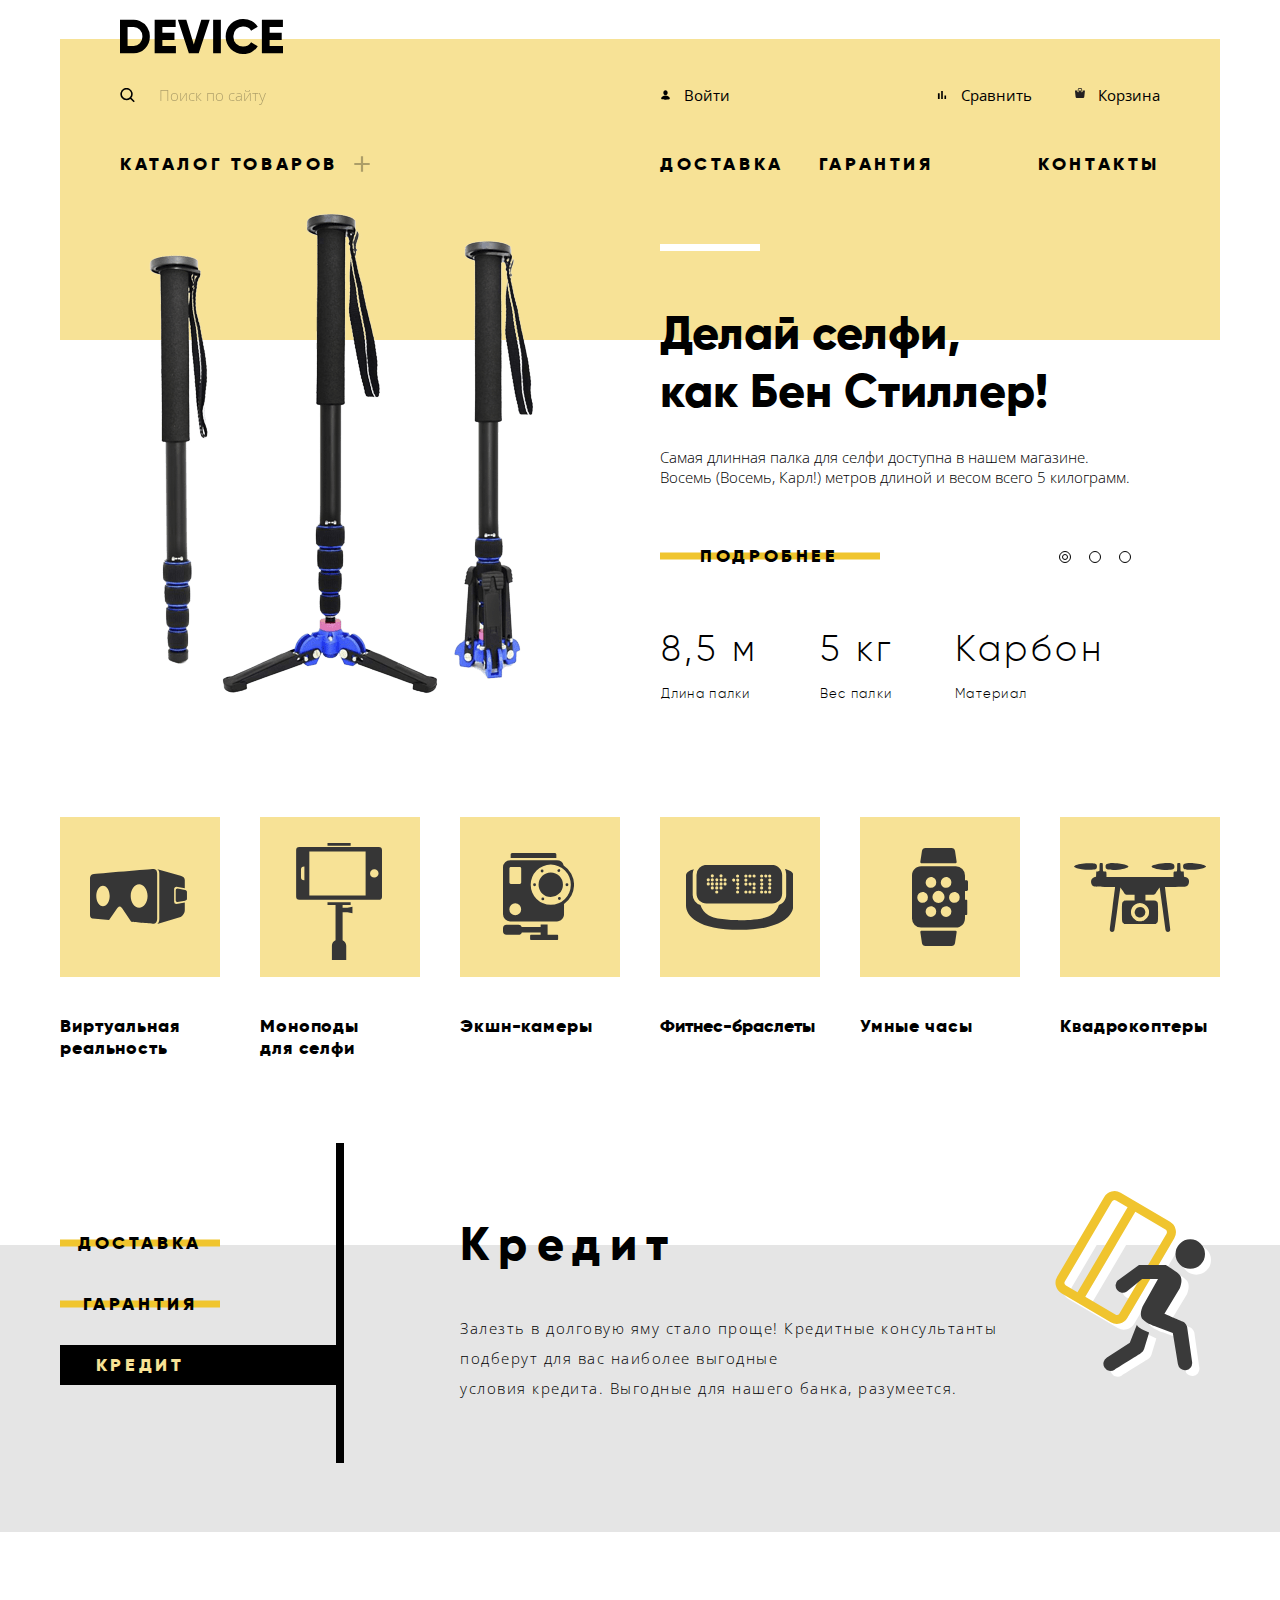
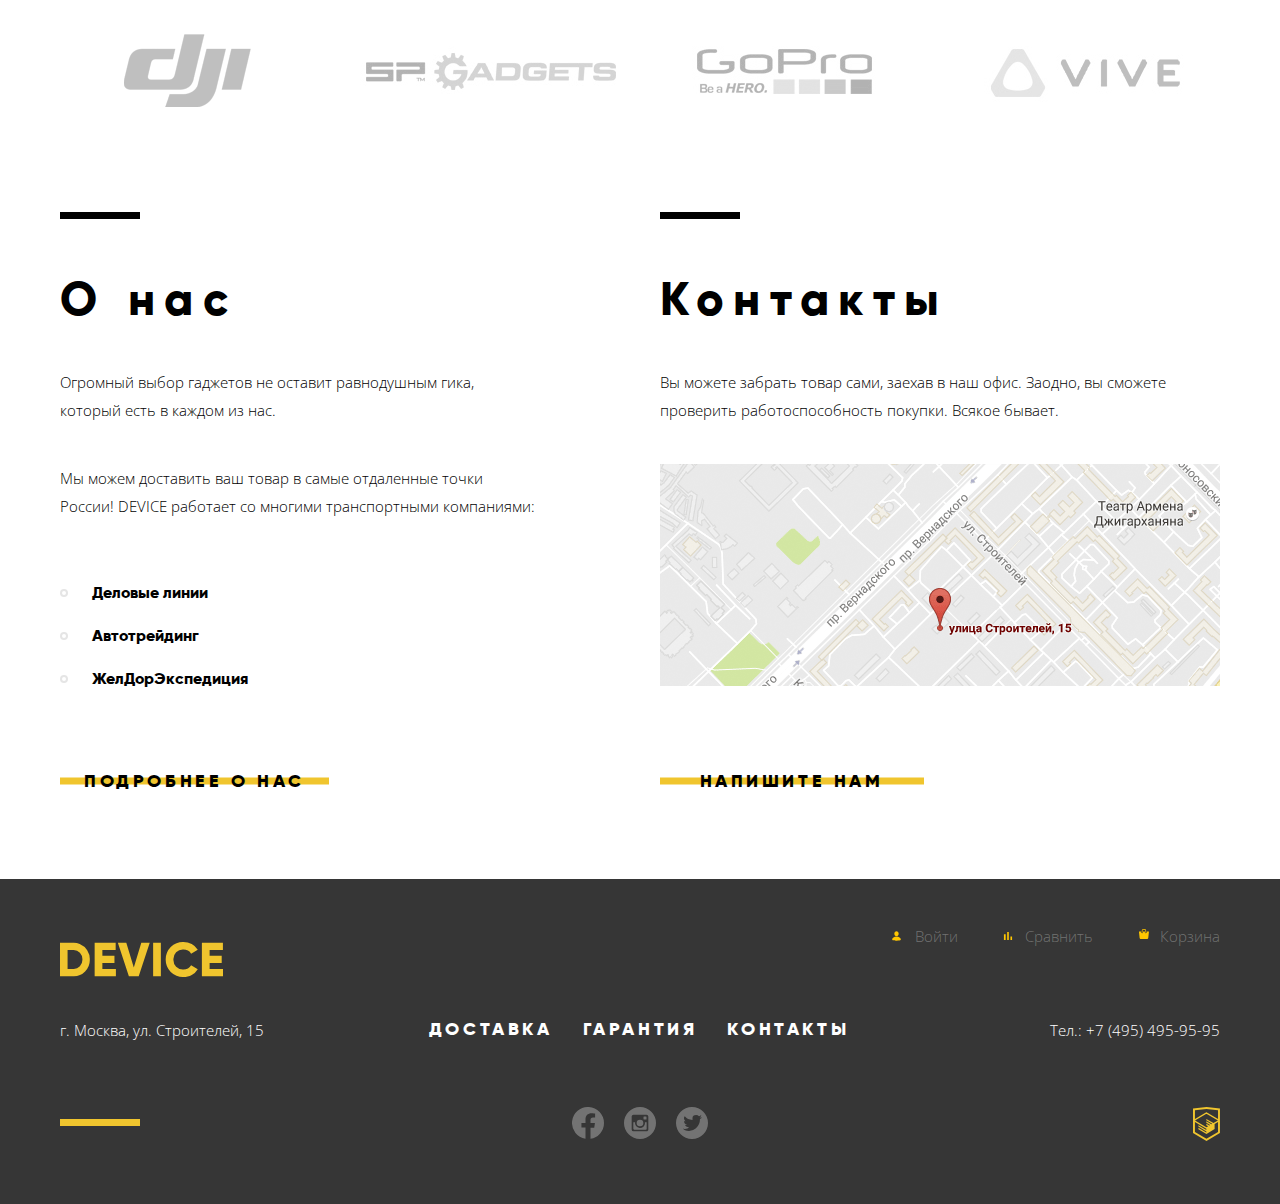
<file: index.html>
<!DOCTYPE html>
<html lang="ru">
  <head>
    <meta charset="utf-8">
    <title>HTML Academy: Девайс</title>
    <link href="https://fonts.googleapis.com/css2?family=Open+Sans:wght@300&display=swap" rel="stylesheet">
    <link rel="stylesheet" href="css/normalize.min.css">
    <link rel="stylesheet" href="css/style.min.css">
  </head>
  <body class="page-body">
    <header class="main-header">
      <div class="container">
        <nav class="main-nav">
          <a class="site-logo-link main-header-logo">
            <img src="img/main-header-logo.svg" width="163" height="35" alt="Логотип магазина гаджетов Device">
          </a>
          <div class="search-form-wrapper">
            <form class="search-form" action="https://echo.htmlacademy.ru" method="get" target="_blank">
              <label class="visually-hidden" for="site-search">Поиск по сайту</label>
              <input class="search-form-input" type="search" name="site-search" id="site-search" placeholder="Поиск по сайту" required>
              <button class="search-form-button" type="submit">Найти</button>
            </form>
          </div>
          <ul class="user-nav-list">
            <li class="user-nav-item">
              <a class="user-nav-link login-link" href="">Войти</a>
            </li>
            <li class="user-nav-item">
              <a class="user-nav-link compare-link" href="">Сравнить</a>
            </li>
            <li class="user-nav-item">
              <a class="user-nav-link basket-link" href="">Корзина</a>
            </li>
          </ul>
          <div class="site-nav">
            <div class="catalog-menu-wrapper">
              <a class="catalog-togle site-nav-caption" href="">Каталог товаров</a>
              <div class="catalog-menu">
                <ul class="catalog-list">
                  <li class="catalog-item">
                    <a class="catalog-link" href="">Виртуальная реальность</a>
                  </li>
                  <li class="catalog-item">
                    <a class="catalog-link" href="catalog.html">Моноподы для селфи</a>
                  </li>
                  <li class="catalog-item">
                    <a class="catalog-link" href="">Экшн-камеры</a>
                  </li>
                </ul>
                <ul class="catalog-list">
                  <li class="catalog-item">
                    <a class="catalog-link" href="">Фитнес-браслеты</a>
                  </li>
                  <li class="catalog-item">
                    <a class="catalog-link" href="">Умные часы</a>
                  </li>
                </ul>
                <ul class="catalog-list">
                  <li class="catalog-menu-item">
                    <a class="catalog-link" href="">Квадрокоптер</a>
                  </li>
                </ul>
              </div>
            </div>
            <ul class="site-nav-list">
              <li class="site-nav-item">
                <a class="site-nav-link site-nav-caption" href="">Доставка</a>
              </li>
              <li class="site-nav-item">
                <a class="site-nav-link site-nav-caption" href="">Гарантия</a>
              </li>
              <li class="site-nav-item">
                <a class="site-nav-link site-nav-caption" href="">Контакты</a>
              </li>
            </ul>
          </div>
        </nav>
      </div>
    </header>
    <main>
      <h1 class="visually-hidden">Интернет-магазин гаджетов Device</h1>
      <section class="promo-section container">
        <h2 class="visually-hidden">Наши главные товары</h2>
        <ul class="promo-list">
          <li class="promo-list-item current-promo-item">
            <div class="promo-item-photo-container">
              <img class="promo-item-photo" src="img/slider-1.png" width="384" height="486" alt="Фотография селфи-палки">
            </div>
            <div class="promo-item-description">
              <h3 class="visually-hidden">Селфи-палка</h3>
              <span class="promo-item-number">01</span>
              <p class="promo-title">Делай селфи,<br> как Бен Стиллер!</p>
              <p class="promo-text">Самая длинная палка для селфи доступна в нашем магазине. Восемь (Восемь, Карл!) метров длиной и весом всего 5 килограмм.</p>
              <div class="promo-controls">
                <a class="button promo-button" href="">Подробнее</a>
              </div>
              <table class="promo-table">
                <tr>
                  <td class="promo-table-item">8,5 м</td>
                  <td class="promo-table-item">5 кг</td>
                  <td class="promo-table-item">Карбон</td>
                </tr>
                <tr class="promo-table-bottom">
                  <td class="promo-table-item">Длина палки</td>
                  <td class="promo-table-item">Вес палки</td>
                  <td class="promo-table-item">Материал</td>
                </tr>
              </table>
            </div>
          </li>
          <li class="promo-list-item">
            <div class="promo-item-photo-container">
              <img class="promo-item-photo" src="img/slider-2.png" width="345" height="485" alt="Фотография фитнес-браслета">
            </div>
            <div class="promo-item-description">
              <h3 class="visually-hidden">Фитнес-браслет</h3>
              <span class="promo-item-number">02</span>
              <p class="promo-title">Худеем<br> правильно!</p>
              <p class="promo-text">Мотивирующие фитнес-браслеты помогут найти в себе силы не пропускать занятия и соблюдать диету.</p>
              <div class="promo-controls">
                <a class="button promo-button" href="">Подробнее</a>
              </div>
              <table class="promo-table">
                <tr>
                  <td class="promo-table-item">48 часов</td>
                </tr>
                <tr class="promo-table-bottom">
                  <td class="promo-table-item">Без подзарядки</td>
                </tr>
              </table>
            </div>
          </li>
          <li class="promo-list-item">
            <div class="promo-item-photo-container">
              <img class="promo-item-photo" src="img/slider-3.png" width="526" height="334" alt="Фотография квадрокоптера">
            </div>
            <div class="promo-item-description">
              <h3 class="visually-hidden">Квадрокоптер</h3>
              <span class="promo-item-number">03</span>
              <p class="promo-title">Порхает как бабочка, жалит как пчела!</p>
              <p class="promo-text">Этот обычный, на первый взгляд, квадрокоптер оснащен мощным лазером, замаскированным под стандартную камеру.</p>
              <div class="promo-controls">
                <a class="button promo-button" href="">Подробнее</a>
              </div>
              <table class="promo-table">
                <tr>
                  <td class="promo-table-item">800 м</td>
                  <td class="promo-table-item">50 м</td>
                </tr>
                <tr class="promo-table-bottom">
                  <td class="promo-table-item">Дальность полета</td>
                  <td class="promo-table-item">Радиус поражения</td>
                </tr>
              </table>
            </div>
          </li>
        </ul>
        <div class="promo-slider-buttons">
          <button class="promo-slider-button current-slider-button" type="button" aria-label="Первый слайд">Первый слайд</button>
          <button class="promo-slider-button" type="button" aria-label="Второй слайд">Второй слайд</button>
          <button class="promo-slider-button" type="button" aria-label="Третий слайд">Третий слайд</button>
        </div>
      </section>
      <section class="popular-section container">
        <h2 class="visually-hidden">Ссылки на популярные разделы каталога</h2>
        <ul class="popular-section-list">
          <li class="popular-section-item">
            <a class="popular-section-link vr-link" href="">
              <span class="popular-section-link-text">Виртуальная реальность</span>
            </a>
          </li>
          <li class="popular-section-item">
            <a class="popular-section-link monopod-link" href="catalog.html">
              <span class="popular-section-link-text">Моноподы для&nbsp;селфи</span>
            </a>
          </li>
          <li class="popular-section-item">
            <a class="popular-section-link action-link" href="">
              <span class="popular-section-link-text">Экшн-камеры</span>
            </a>
          </li>
          <li class="popular-section-item">
            <a class="popular-section-link fitness-link" href="">
              <span class="popular-section-link-text">Фитнес-браслеты</span>
            </a>
          </li>
          <li class="popular-section-item">
            <a class="popular-section-link watch-link" href="">
              <span class="popular-section-link-text">Умные часы</span>
            </a>
          </li>
          <li class="popular-section-item">
            <a class="popular-section-link quadcopter-link" href="">
              <span class="popular-section-link-text">Квадрокоптеры</span>
            </a>
          </li>
        </ul>
      </section>
      <section class="services-section">
        <div class="container">
          <h2 class="visually-hidden">Дополнительные услуги</h2>
          <div class="services-slider-wrapper">
            <ul class="services-controls">
              <li class="services-controls-item">
                <a class="button services-button" href="">Доставка</a>
              </li>
              <li class="services-controls-item">
                <a class="button services-button" href="">Гарантия</a>
              </li>
              <li class="services-controls-item">
                <a class="button services-button current-services-button" href="">Кредит</a>
              </li>
            </ul>
            <ul class="services-cards-list">
              <li class="services-cards-item service-delivery">
                <h3 class="services-card-title">Доставка</h3>
                <p class="services-card-text">Мы с удовольствием доставим ваш товар прямо к вашему подъезду совершенно бесплатно! Ведь мы неплохо заработаем, поднимая его на ваш этаж.</p>
              </li>
              <li class="services-cards-item service-warranty">
                <h3 class="services-card-title">Гарантия</h3>
                <p class="services-card-text">Если из-за возгорания купленного у нас товара у вас сгорит дом — не переживайте, мы выдадим вам новый.<br> Товар, не дом, конечно же.</p>
              </li>
              <li class="services-cards-item service-credit current-services-cards-item">
                <h3 class="services-card-title">Кредит</h3>
                <p class="services-card-text">Залезть в долговую яму стало проще! Кредитные консультанты подберут для вас наиболее выгодные<br> условия кредита. Выгодные для нашего банка, разумеется.</p>
              </li>
            </ul>
          </div>
        </div>
      </section>
      <section class="logos-section">
        <h2 class="visually-hidden">Производители наших товаров</h2>
        <ul class="logos-list">
          <li class="logos-list-item">
            <a class="logos-list-link" href="">
              <img class="logo-pic" src="img/dji-logo.png" width="260" height="100" alt="Логотип DJI">
            </a>
          </li>
          <li class="logos-list-item">
            <a class="logos-list-link" href="">
              <img class="logo-pic" src="img/spg-logo.png" width="260" height="100" alt="Логотип SP Gadgets">
            </a>
          </li>
          <li class="logos-list-item">
            <a class="logos-list-link" href="">
              <img class="logo-pic" src="img/gopro-logo.png" width="260" height="100" alt="Логотип GoPro">
            </a>
          </li>
          <li class="logos-list-item">
            <a class="logos-list-link" href="">
              <img class="logo-pic" src="img/vive-logo.png" width="260" height="100" alt="Логотип Vive">
            </a>
          </li>
        </ul>
      </section>
      <section class="common-section container">
        <div class="common-section-column about-us">
          <h2 class="common-section-title">О нас</h2>
          <p class="common-section-text">Огромный выбор гаджетов не оставит равнодушным гика, который есть в каждом из нас.</p>
          <p class="common-section-text">Мы можем доставить ваш товар в самые отдаленные точки России! DEVICE работает со многими транспортными компаниями:</p>
          <ul class="delivery-list">
            <li class="delivery-list-item">Деловые линии</li>
            <li class="delivery-list-item">Автотрейдинг</li>
            <li class="delivery-list-item">ЖелДорЭкспедиция</li>
          </ul>
          <a class="button common-section-button" href="">Подробнее о нас</a>
        </div>
        <div class="common-section-column contacts">
          <h2 class="common-section-title">Контакты</h2>
          <p class="common-section-text">Вы можете забрать товар сами, заехав в наш офис. Заодно, вы сможете проверить работоспособность покупки. Всякое бывает.</p>
          <a class="common-section-link map-show-button" href="">
            <img src="img/map-mini.png" width="560" height="222" alt="Схема проезда">
          </a>
          <a class="button common-section-button write-us-button" href="">Напишите нам</a>
        </div>
      </section>
    </main>
    <footer class="page-footer">
      <div class="container">
        <div class="footer-top">
          <a class="site-logo-link footer-logo">
            <img src="img/footer-logo.svg" width="163" height="35" alt="Логотип магазина гаджетов Device">
          </a>
          <ul class="user-nav-list">
            <li class="user-nav-item">
              <a class="user-nav-link login-link" href="">Войти</a>
            </li>
            <li class="user-nav-item">
              <a class="user-nav-link compare-link" href="">Сравнить</a>
            </li>
            <li class="user-nav-item">
              <a class="user-nav-link basket-link" href="">Корзина</a>
            </li>
          </ul>
        </div>
        <div class="footer-center">
          <p class="footer-address footer-text">г. Москва, ул. Строителей, 15</p>
          <ul class="site-nav-list">
            <li class="site-nav-item">
              <a class="site-nav-link site-nav-caption" href="">Доставка</a>
            </li>
            <li class="site-nav-item">
              <a class="site-nav-link site-nav-caption" href="">Гарантия</a>
            </li>
            <li class="site-nav-item">
              <a class="site-nav-link site-nav-caption" href="">Контакты</a>
            </li>
          </ul>
          <a class="footer-contacts footer-text" href="tel:+74954959595">Тел.: +7 (495) 495-95-95</a>
        </div>
        <div class="footer-bottom">
          <ul class="footer-social-list">
            <li class="footer-social-item">
              <a class="social-link" href="">
                <span class="visually-hidden">Ссылка на аккаунт в Facebook</span>
                <img src="img/facebook-icon.svg" width="32" height="32" alt="Логотип Facebook">
              </a>
            </li>
            <li class="footer-social-item">
              <a class="social-link" href="">
                <span class="visually-hidden">Ссылка на аккаунт в Instagram</span>
                <img src="img/instagram-icon.svg" width="32" height="32" alt="Логотип Instagram">
              </a>
            </li>
            <li class="footer-social-item">
              <a class="social-link" href="">
                <span class="visually-hidden">Ссылка на аккаунт в Twitter</span>
                <img src="img/twitter-icon.svg" width="32" height="32" alt="Логотип Twitter">
              </a>
            </li>
          </ul>
          <div class="footer-copyright">
            <a class="footer-copyright-link" href="https://htmlacademy.ru/intensive/htmlcss">
              <span class="visually-hidden">Ссылка на интенсив HTML Academy</span>
              <img src="img/html-logo.svg" width="27" height="34" alt="Логотип HTML Academy">
            </a>
          </div>
        </div>
      </div>
    </footer>
    <div class="modal-map">
      <button class="modal-close" type="button" aria-label="Закрыть карту"></button>
      <iframe src="https://www.google.com/maps/embed?pb=!1m18!1m12!1m3!1d2249.1125488780085!2d37.527429315392446!3d55.68703098053581!2m3!1f0!2f0!3f0!3m2!1i1024!2i768!4f13.1!3m3!1m2!1s0x46b54cf65f5c8955%3A0x694710ccd55501e!2z0YPQuy4g0KHRgtGA0L7QuNGC0LXQu9C10LksIDE1LCDQnNC-0YHQutCy0LAsIDExOTMxMQ!5e0!3m2!1sru!2sru!4v1603579235037!5m2!1sru!2sru" width="960" height="500" allowfullscreen="" aria-hidden="false" tabindex="0"></iframe>
    </div>
    <div class="modal-write-us">
      <button class="modal-close" type="button" aria-label="Закрыть форму обратной связи"></button>
      <form class="modal-form" action="https://echo.htmlacademy.ru/" method="post" target="_blank">
        <label class="modal-label modal-input-label" for="user-name">
          Ваше имя:
          <input class="modal-input modal-input-name" type="text" name="user-name" id="user-name" placeholder="Имя Фамилия">
        </label>
        <label class="modal-label modal-input-label" for="user-mail">
          Ваш e-mail:
          <input class="modal-input modal-input-email" type="email" name="user-mail" id="user-mail" placeholder="email@example.com">
        </label>
        <label class="modal-label modal-textarea-label user-message-label" for="user-message">
          Текст письма:
          <textarea class="modal-textarea modal-textarea-message" name="user-message" id="user-message" placeholder="В свободной форме"></textarea>
        </label>
        <button class="button modal-form-button" type="submit">Отправить</button>
      </form>
    </div>
    <script src="js/script.min.js"></script>
  </body>
</html>
</file>
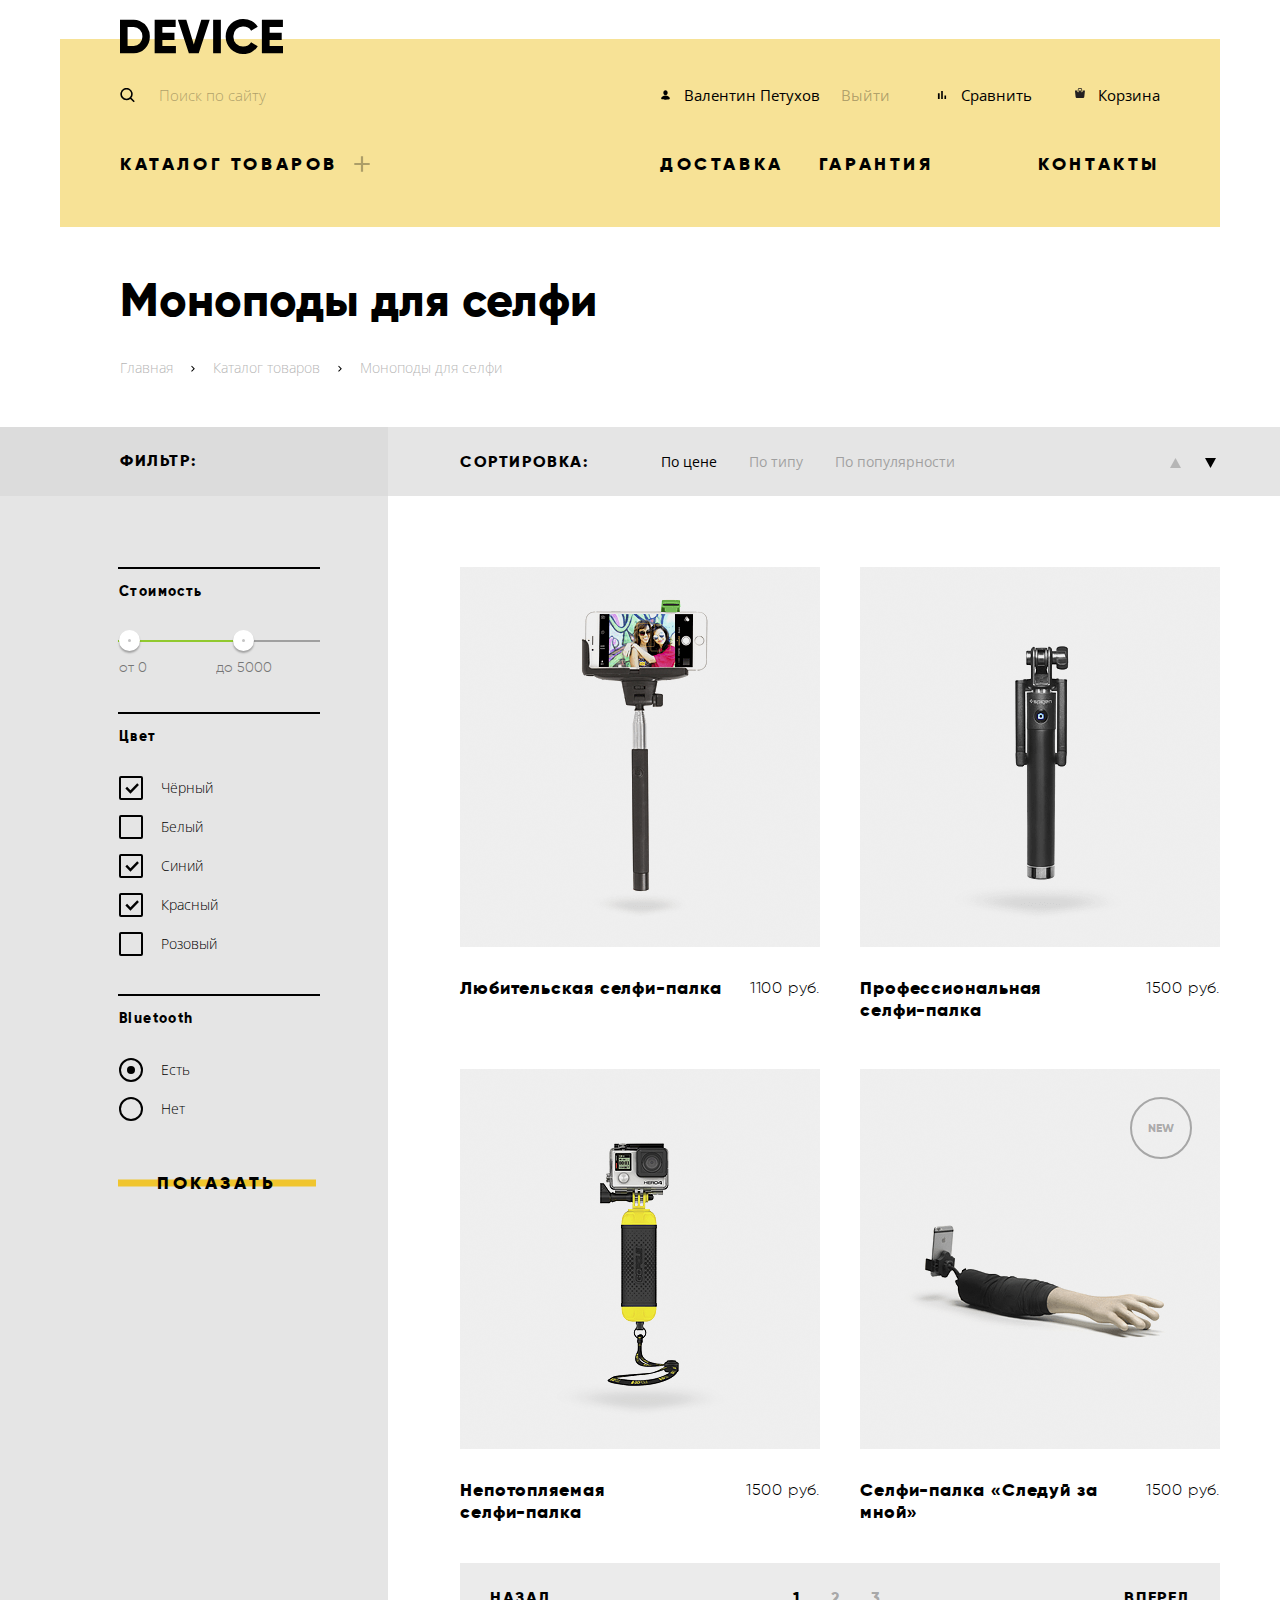
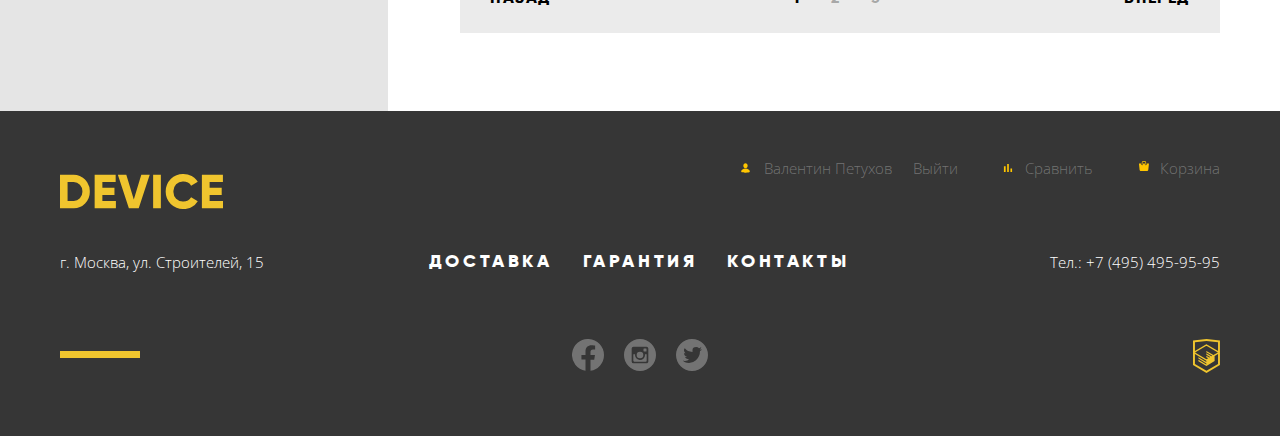
<file: catalog.html>
<!DOCTYPE html>
<html lang="ru">
  <head>
    <meta charset="utf-8">
    <title>HTML Academy: Девайс</title>
    <link href="https://fonts.googleapis.com/css2?family=Open+Sans:wght@300&display=swap" rel="stylesheet">
    <link rel="stylesheet" href="css/normalize.min.css">
    <link rel="stylesheet" href="css/style.min.css">
  </head>
  <body class="page-body">
    <header class="main-header">
      <div class="container">
        <nav class="main-nav">
          <a class="site-logo-link main-header-logo" href="index.html">
            <img src="img/main-header-logo.svg" width="163" height="35" alt="Логотип магазина гаджетов Device">
          </a>
          <div class="search-form-wrapper">
            <form class="search-form" action="https://echo.htmlacademy.ru" method="get" target="_blank">
              <label class="visually-hidden" for="site-search">Поиск по сайту</label>
              <input class="search-form-input" type="search" name="site-search" id="site-search" placeholder="Поиск по сайту" required>
              <button class="search-form-button" type="submit">Найти</button>
            </form>
          </div>
          <ul class="user-nav-list">
            <li class="user-nav-item">
              <a class="user-nav-link login-link logged" href="">Валентин&nbsp;Петухов</a>
              <a class="user-nav-link logout-link" href="">Выйти</a>
            </li>
            <li class="user-nav-item">
              <a class="user-nav-link compare-link" href="">Сравнить</a>
            </li>
            <li class="user-nav-item">
              <a class="user-nav-link basket-link" href="">Корзина</a>
            </li>
          </ul>
          <div class="site-nav">
            <div class="catalog-menu-wrapper">
              <a class="catalog-togle site-nav-caption" href="">Каталог товаров</a>
              <div class="catalog-menu">
                <ul class="catalog-list">
                  <li class="catalog-item">
                    <a class="catalog-link" href="">Виртуальная реальность</a>
                  </li>
                  <li class="catalog-item">
                    <a class="catalog-link" href="catalog.html">Моноподы для селфи</a>
                  </li>
                  <li class="catalog-item">
                    <a class="catalog-link" href="">Экшн-камеры</a>
                  </li>
                </ul>
                <ul class="catalog-list">
                  <li class="catalog-item">
                    <a class="catalog-link" href="">Фитнес-браслеты</a>
                  </li>
                  <li class="catalog-item">
                    <a class="catalog-link" href="">Умные часы</a>
                  </li>
                </ul>
                <ul class="catalog-list">
                  <li class="catalog-menu-item">
                    <a class="catalog-link" href="">Квадрокоптер</a>
                  </li>
                </ul>
              </div>
            </div>
            <ul class="site-nav-list">
              <li class="site-nav-item">
                <a class="site-nav-link site-nav-caption" href="">Доставка</a>
              </li>
              <li class="site-nav-item">
                <a class="site-nav-link site-nav-caption" href="">Гарантия</a>
              </li>
              <li class="site-nav-item">
                <a class="site-nav-link site-nav-caption" href="">Контакты</a>
              </li>
            </ul>
          </div>
        </nav>
      </div>
    </header>
    <main class="inner-page-main">
      <div class="container">
        <section class="inner-page-nav">
          <h1 class="inner-page-caption ">Моноподы для селфи</h1>
          <ul class="inner-page-nav-list">
            <li class="inner-page-nav-item">
              <a class="inner-page-nav-link" href="index.html">Главная</a>
            </li>
            <li class="inner-page-nav-item">
              <a class="inner-page-nav-link" href="">Каталог товаров</a>
            </li>
            <li class="inner-page-nav-item">
              <a class="inner-page-nav-link" href="">Моноподы для селфи</a>
            </li>
          </ul>
        </section>
      </div>
      <section class="catalog-section">
        <h2 class="visually-hidden">Каталог магазина с фильтром поиска и сортировкой товаров</h2>
        <div class="catalog-header">
          <div class="container">
            <div class="catalog-filter-caption">
              Фильтр:
            </div>
            <div class="catalog-sort">
              <span class="sort-types-title">Сортировка:</span>
              <div class="sort-types">
                <a class="sort-type current-sort-type" href="">По цене</a>
                <a class="sort-type" href="">По типу</a>
                <a class="sort-type" href="">По популярности</a>
              </div>
              <div class="sort-direction">
                <a class="direction-item regular-direction" href="">
                  <span class="visually-hidden">По возрастанию</span>
                  <svg aria-hidden="true" focusable="false" width="11" height="10" viewBox="0 0 11 10" fill="none" xmlns="http://www.w3.org/2000/svg">
                    <path d="M0 10H11L5.5 0L0 10Z" fill="black"/>
                  </svg>
                </a>
                <a class="direction-item reverse-direction current-direction" href="">
                  <span class="visually-hidden">По убыванию</span>
                  <svg aria-hidden="true" focusable="false" width="11" height="10" viewBox="0 0 11 10" fill="none" xmlns="http://www.w3.org/2000/svg">
                    <path d="M11 0L0 0L5.5 10L11 0Z" fill="black"/>
                  </svg>
                </a>
              </div>
            </div>
          </div>
        </div>
        <div class="catalog-main">
          <div class="container">
            <div class="catalog-filter">
              <h2 class="visually-hidden">Фильтр поиска товаров</h2>
              <form class="catalog-filter-form" action="https://echo.htmlacademy.ru" method="get" target="_blank">
                <fieldset class="filter-form-fieldset">
                  <legend class="fieldset-legend">Стоимость</legend>
                  <div class="range-filter">
                    <div class="range-controls">
                      <div class="scale">
                        <div class="bar"></div>
                      </div>
                      <div class="toggle toggle-min" aria-label="Выбор минимальной цены поиска"></div>
                      <div class="toggle toggle-max" aria-label="Выбор максимальной цены поиска"></div>
                    </div>
                    <div class="price-controls">
                      <label class="visually-hidden" for="min-price">Минимальная цена поиска</label>
                      <input class="min-price" type="text" name="min-price" id="min-price" placeholder="от 0" required>
                      <label class="visually-hidden" for="max-price">Максимальная цена поиска</label>
                      <input class="max-price" type="text" name="max-price" id="max-price" placeholder="до 5000" required>
                    </div>
                  </div>
                </fieldset>
                <fieldset class="filter-form-fieldset">
                  <legend class="fieldset-legend">Цвет</legend>
                  <ul class="fieldset-list">
                    <li class="filter-list-item">
                      <input class="visually-hidden filter-input-checkbox filter-input" type="checkbox" name="black" id="filter-black" checked>
                      <label class="filter-input-label filter-checkbox-label" for="filter-black">Чёрный</label>
                    </li>
                    <li class="filter-list-item">
                      <input class="visually-hidden filter-input-checkbox filter-input" type="checkbox" name="white" id="filter-white">
                      <label class="filter-input-label filter-checkbox-label" for="filter-white">Белый</label>
                    </li>
                    <li class="filter-list-item">
                      <input class="visually-hidden filter-input-checkbox filter-input" type="checkbox" name="blue" id="filter-blue" checked>
                      <label class="filter-input-label filter-checkbox-label" for="filter-blue">Синий</label>
                    </li>
                    <li class="filter-list-item">
                      <input class="visually-hidden filter-input-checkbox filter-input" type="checkbox" name="red" id="filter-red" checked>
                      <label class="filter-input-label filter-checkbox-label" for="filter-red">Красный</label>
                    </li>
                    <li class="filter-list-item">
                      <input class="visually-hidden filter-input-checkbox filter-input" type="checkbox" name="pink" id="filter-pink">
                      <label class="filter-input-label filter-checkbox-label" for="filter-pink">Розовый</label>
                    </li>
                  </ul>
                </fieldset>
                <fieldset class="filter-form-fieldset">
                  <legend class="fieldset-legend">Bluetooth</legend>
                  <ul class="fieldset-list">
                    <li class="filter-list-item filter-radio">
                      <input class="visually-hidden filter-input-radio filter-input" type="radio" name="isBluetooth" id="bluetoothTrue" checked>
                      <label class="filter-input-label filter-radio-label" for="bluetoothTrue">Есть</label>
                    </li>
                    <li class="filter-list-item filter-radio">
                      <input class="visually-hidden filter-input-radio filter-input" type="radio" name="isBluetooth" id="bluetoothFalse">
                      <label class="filter-input-label filter-radio-label" for="bluetoothFalse">Нет</label>
                    </li>
                  </ul>
                </fieldset>
                <button class="button filter-form-button" type="submit">Показать</button>
              </form>
            </div>
            <div class="catalog-cards">
              <ul class="catalog-cards-list">
                <li class="catalog-cards-item">
                  <div class="item-top">
                    <img class="item-image" src="img/catalog-item-1.png" width="360" height="380" alt="Любительская селфи-палка">
                    <div class="item-top-hover">
                      <a class="button" href="">В корзину</a>
                      <a class="compare-button" href="">Добавить к сравнению</a>
                    </div>
                  </div>
                  <div class="item-bottom">
                    <a class="catalog-item-link" href="">Любительская селфи-палка</a>
                    <span class="catalog-item-price">1100 руб.</span>
                  </div>
                </li>
                <li class="catalog-cards-item">
                  <div class="item-top">
                    <img class="item-image" src="img/catalog-item-2.png" width="360" height="380" alt="Профессиональная селфи-палка">
                    <div class="item-top-hover">
                      <a class="button" href="">В корзину</a>
                      <a class="compare-button" href="">Добавить к сравнению</a>
                    </div>
                  </div>
                  <div class="item-bottom">
                    <a class="catalog-item-link" href="">Профессиональная<br> селфи-палка</a>
                    <span class="catalog-item-price">1500 руб.</span>
                  </div>
                </li>
                <li class="catalog-cards-item">
                  <div class="item-top">
                    <img class="item-image" src="img/catalog-item-3.png" width="360" height="380" alt="Непотопляемая селфи-палка">
                    <div class="item-top-hover">
                      <a class="button" href="">В корзину</a>
                      <a class="compare-button" href="">Добавить к сравнению</a>
                    </div>
                  </div>
                  <div class="item-bottom">
                    <a class="catalog-item-link" href="">Непотопляемая<br> селфи-палка</a>
                    <span class="catalog-item-price">1500 руб.</span>
                  </div>
                </li>
                <li class="catalog-cards-item">
                  <div class="item-top">
                    <img class="item-image" src="img/catalog-item-4.png" width="360" height="380" alt="Селфи-палка «Следуй за мной»">
                    <div class="item-top-hover">
                      <a class="button" href="">В корзину</a>
                      <a class="compare-button" href="">Добавить к сравнению</a>
                    </div>
                    <span class="catalog-new-item">New</span>
                  </div>
                  <div class="item-bottom">
                    <a class="catalog-item-link" href="">Селфи-палка «Следуй за мной»</a>
                    <span class="catalog-item-price">1500 руб.</span>
                  </div>
                </li>
              </ul>
              <nav class="catalog-cards-navigation">
                <a class="cards-navigation-button previous-page-button" href="">Назад</a>
                <ul class="page-numbers-list">
                  <li class="page-numbers-item">
                    <a class="page-numbers-link current-page" href="">1</a>
                  </li>
                  <li class="page-numbers-item">
                    <a class="page-numbers-link" href="">2</a>
                  </li>
                  <li class="page-numbers-item">
                    <a class="page-numbers-link" href="">3</a>
                  </li>
                </ul>
                <a class="cards-navigation-button next-page-button" href="">Вперед</a>
              </nav>
            </div>
          </div>
        </div>
      </section>
    </main>
    <footer class="page-footer">
      <div class="container">
        <div class="footer-top">
          <a class="site-logo-link footer-logo" href="index.html">
            <img src="img/footer-logo.svg" width="163" height="35" alt="Логотип магазина гаджетов Device">
          </a>
          <ul class="user-nav-list">
            <li class="user-nav-item">
              <a class="user-nav-link login-link logged" href="">Валентин&nbsp;Петухов</a>
              <a class="user-nav-link logout-link" href="">Выйти</a>
            </li>
            <li class="user-nav-item">
              <a class="user-nav-link compare-link" href="">Сравнить</a>
            </li>
            <li class="user-nav-item">
              <a class="user-nav-link basket-link" href="">Корзина</a>
            </li>
          </ul>
        </div>
        <div class="footer-center">
          <div class="footer-address">
            <p class="footer-text">г. Москва, ул. Строителей, 15</p>
          </div>
          <ul class="site-nav-list">
            <li class="site-nav-item">
              <a class="site-nav-link site-nav-caption" href="">Доставка</a>
            </li>
            <li class="site-nav-item">
              <a class="site-nav-link site-nav-caption" href="">Гарантия</a>
            </li>
            <li class="site-nav-item">
              <a class="site-nav-link site-nav-caption" href="">Контакты</a>
            </li>
          </ul>
          <div class="footer-contacts">
            <a class="footer-text" href="tel:+74954959595">Тел.: +7 (495) 495-95-95</a>
          </div>
        </div>
        <div class="footer-bottom">
          <ul class="footer-social-list">
            <li class="footer-social-item">
              <a class="social-link" href="">
                <span class="visually-hidden">Ссылка на аккаунт в Facebook</span>
                <img src="img/facebook-icon.svg" width="32" height="32" alt="Логотип Facebook">
              </a>
            </li>
            <li class="footer-social-item">
              <a class="social-link" href="">
                <span class="visually-hidden">Ссылка на аккаунт в Instagram</span>
                <img src="img/instagram-icon.svg" width="32" height="32" alt="Логотип Instagram">
              </a>
            </li>
            <li class="footer-social-item">
              <a class="social-link" href="">
                <span class="visually-hidden">Ссылка на аккаунт в Twitter</span>
                <img src="img/twitter-icon.svg" width="32" height="32" alt="Логотип Twitter">
              </a>
            </li>
          </ul>
          <div class="footer-copyright">
            <a class="footer-copyright-link" href="https://htmlacademy.ru/intensive/htmlcss">
              <span class="visually-hidden">Ссылка на интенсив HTML Academy</span>
              <img src="img/html-logo.svg" width="27" height="34" alt="Логотип HTML Academy">
            </a>
          </div>
        </div>
      </div>
    </footer>
  </body>
</html>
</file>
<file: css/style.min.css>
:root{--basic-black:#000000;--basic-dark:#363636;--basic-white:#FFFFFF;--basic-grey:#464646;--basic-half-grey:#7E7E7E;--basic-batman-grey:#DCDCDC;--basic-grey-light:#E5E5E5;--modal-input-basic:#F2F2F2;--modal-imput-hover:#EAEAEA;--modal-input-invalid:#F6DADA;--range-filter-toggle:#C4C4C4;--catalog-cards-navigation:#EBEBEB;--cards-navigation-button-hover:#D9D9D9;--item-hover-background:rgba(238, 238, 238, 0.7);--special-yellow:#F7E296;--special-green:#91C92F;--special-yellow-dark-30:rgba(240, 197, 46, 0.3);--special-yellow-dark-70:rgba(240, 197, 46, 0.7);--special-yellow-dark:#F0C52E;--white-30:rgba(255, 255, 255, 0.3);--white-60:rgba(255, 255, 255, 0.6);--black-30:rgba(0,0,0,0.3);--black-40:rgba(0,0,0,0.4);--black-60:rgba(0,0,0,0.6)}@font-face{font-family:Gilroy;font-style:normal;font-weight:800;src:local("gilroy"),url(../fonts/gilroyextrabold.woff2),url(../fonts/gilroyextrabold.woff)}@font-face{font-family:Gilroy;font-style:normal;font-weight:300;src:local("gilroy"),url(../fonts/gilroylight.woff2),url(../fonts/gilroylight.woff)}*,::after,::before{-webkit-box-sizing:border-box;box-sizing:border-box}a{text-decoration:none}.button{position:relative;z-index:1;display:-webkit-box;display:-ms-flexbox;display:flex;-webkit-box-pack:center;-ms-flex-pack:center;justify-content:center;margin:0;padding:9px 43px;font-family:Gilroy,Arial,sans-serif;font-style:normal;font-weight:800;font-size:18px;line-height:22px;letter-spacing:.2em;text-transform:uppercase;color:var(--basic-black);border:none;background:0 0}.button::before{position:absolute;content:"";z-index:-1;top:50%;-webkit-transform:translateY(-50%);-ms-transform:translateY(-50%);transform:translateY(-50%);left:0;width:100%;height:7px;background-color:var(--special-yellow-dark)}.button:hover::before{height:100%}.button:active{color:var(--black-30)}.visually-hidden{position:absolute;width:1px;height:1px;margin:-1px;border:0;padding:0;white-space:nowrap;clip:rect(0 0 0 0);overflow:hidden}.page-body{position:relative;margin:0;padding:0;padding-top:19px;height:100%;display:-ms-grid;display:grid;-ms-grid-rows:-webkit-min-content 1fr -webkit-min-content;-ms-grid-rows:min-content 1fr min-content;grid-template-rows:-webkit-min-content 1fr -webkit-min-content;grid-template-rows:min-content 1fr min-content;font-family:"Open Sans",Arial,sans-serif}.container{margin-right:auto;margin-left:auto;width:1160px}.main-header{color:var(--basic-black)}.main-nav{position:relative;padding-right:60px;padding-bottom:20px;padding-left:60px;display:-ms-grid;display:grid;-ms-grid-columns:1fr 1fr;grid-template-columns:1fr 1fr;-ms-grid-rows:(-webkit-min-content)[4];-ms-grid-rows:(min-content)[4];grid-template-rows:repeat(4,-webkit-min-content);grid-template-rows:repeat(4,min-content);background:-o-linear-gradient(top,var(--basic-white),var(--basic-white) 20px,var(--special-yellow) 20px,var(--special-yellow));background:linear-gradient(to bottom,var(--basic-white),var(--basic-white) 20px,var(--special-yellow) 20px,var(--special-yellow))}.main-nav>:nth-child(1){-ms-grid-row:1;-ms-grid-column:1}.main-nav>:nth-child(2){-ms-grid-row:1;-ms-grid-column:2}.main-nav>:nth-child(3){-ms-grid-row:2;-ms-grid-column:1}.main-nav>:nth-child(4){-ms-grid-row:2;-ms-grid-column:2}.main-nav>:nth-child(5){-ms-grid-row:3;-ms-grid-column:1}.main-nav>:nth-child(6){-ms-grid-row:3;-ms-grid-column:2}.main-nav>:nth-child(7){-ms-grid-row:4;-ms-grid-column:1}.main-nav>:nth-child(8){-ms-grid-row:4;-ms-grid-column:2}.main-header-logo{-ms-grid-column:1;grid-column-start:1;-ms-grid-column-span:-2;grid-column-end:-1;margin-bottom:11px;display:block}.site-logo-link:hover{opacity:.6}.site-logo-link:active{opacity:.3}.main-nav .search-form{position:relative;display:-webkit-box;display:-ms-flexbox;display:flex}.main-nav .search-form::before{position:absolute;content:"";width:15px;height:15px;background-image:url(../img/search-input-icon.svg);background-repeat:no-repeat;background-size:cover;left:0;top:50%;-webkit-transform:translateY(-50%);-ms-transform:translateY(-50%);transform:translateY(-50%)}.search-form-input{margin:0;padding:0;padding-left:37px;width:356px;font-family:"Open Sans",Arial,sans-serif;font-style:normal;font-weight:300;font-size:15px;line-height:20px;border:2px solid transparent;background:0 0}.search-form-input::-webkit-input-placeholder{color:var(--basic-black);opacity:.3}.search-form-input::-moz-placeholder{color:var(--basic-black);opacity:.3}.search-form-input:-ms-input-placeholder{color:var(--basic-black);opacity:.3}.search-form-input::-ms-input-placeholder{color:var(--basic-black);opacity:.3}.search-form-input::placeholder{color:var(--basic-black);opacity:.3}.search-form-input:hover::-webkit-input-placeholder{opacity:.6}.search-form-input:hover::-moz-placeholder{opacity:.6}.search-form-input:hover:-ms-input-placeholder{opacity:.6}.search-form-input:hover::-ms-input-placeholder{opacity:.6}.search-form-input:hover::placeholder{opacity:.6}.search-form-input:focus::-webkit-input-placeholder{opacity:1}.search-form-input:focus::-moz-placeholder{opacity:1}.search-form-input:focus:-ms-input-placeholder{opacity:1}.search-form-input:focus::-ms-input-placeholder{opacity:1}.search-form-input:focus::placeholder{opacity:1}.search-form-input:focus{border-bottom-color:var(--basic-black)}.search-form-button{margin:0;padding:15px 17px;font-family:"Open Sans",Arial,sans-serif;font-style:normal;font-weight:300;font-size:15px;line-height:20px;text-transform:uppercase;color:transparent;border:2px solid transparent;background:0 0}.search-form-button:focus,.search-form-input:focus~.search-form-button{color:var(--basic-black);border-color:var(--basic-black);outline:0}.search-form-button:hover,.search-form-input:focus~.search-form-button:hover{color:var(--basic-white);background-color:var(--basic-black)}.search-form-button:active,.search-form-input:focus~.search-form-button:active{color:var(--white-30);background-color:var(--basic-black)}.user-nav-list{margin:0;padding:0;padding-top:17px;-ms-grid-column:2;grid-column-start:2;-ms-grid-column-span:1;grid-column-end:3;display:-ms-grid;display:grid;-ms-grid-columns:auto -webkit-min-content -webkit-min-content;-ms-grid-columns:auto min-content min-content;grid-template-columns:auto -webkit-min-content -webkit-min-content;grid-template-columns:auto min-content min-content;list-style:none}.user-nav-item:not(:nth-child(3n)){margin-right:22px}.user-nav-item{display:-webkit-box;display:-ms-flexbox;display:flex;-webkit-box-orient:horizontal;-webkit-box-direction:normal;-ms-flex-direction:row;flex-direction:row;-webkit-box-pack:start;-ms-flex-pack:start;justify-content:flex-start}.user-nav-link{position:relative;display:block;padding-left:44px;color:var(--basic-black);font-size:15px;line-height:20px}.user-nav-link .logged{font-family:"Open Sans",Arial,sans-serif;font-style:normal;font-weight:300;font-size:15px;line-height:20px;letter-spacing:.1em}.user-nav-link::before{position:absolute;content:"";top:3px;width:14px;height:14px;background-repeat:no-repeat;background-size:contain}.user-nav-list .login-link::before{left:19px;background-image:url(../img/user-icon.svg)}.user-nav-list .compare-link::before{left:18px;background-image:url(../img/chart-icon.svg)}.user-nav-list .basket-link::before{left:21px;width:10px;height:10px;background-image:url(../img/cart-icon.svg)}.user-nav-list .logout-link{padding-left:21px;color:var(--black-30)}.page-footer .login-link::before{left:19px;background-image:url(../img/user-icon-footer.svg)}.page-footer .compare-link::before{left:20px;background-image:url(../img/chart-icon-footer.svg)}.page-footer .basket-link::before{left:23px;width:10px;height:10px;background-image:url(../img/cart-icon-footer.svg)}.user-nav-link:hover{opacity:.6}.user-nav-link:active{opacity:.3}.site-nav{padding-top:31px;-ms-grid-column:1;grid-column-start:1;-ms-grid-column-span:-2;grid-column-end:-1;display:-webkit-box;display:-ms-flexbox;display:flex;-webkit-box-pack:justify;-ms-flex-pack:justify;justify-content:space-between}.site-nav-caption{font-family:Gilroy,Arial,sans-serif;font-size:18px;font-weight:800;line-height:22px;letter-spacing:.2em;text-transform:uppercase}.site-nav-caption:hover{opacity:.6}.site-nav-caption:active{opacity:.3}.site-nav .catalog-togle{position:relative;-ms-flex-item-align:end;align-self:flex-end;display:block;color:inherit}.site-nav .catalog-togle::after{position:absolute;content:"";top:0;right:-35px;width:22px;height:22px;background-image:url(../img/plus-icon.svg);background-repeat:no-repeat;background-size:cover}.site-nav-list{margin:0;padding:0;padding-left:20px;width:50%;display:-ms-grid;display:grid;-ms-grid-columns:-webkit-min-content -webkit-min-content auto;-ms-grid-columns:min-content min-content auto;grid-template-columns:-webkit-min-content -webkit-min-content auto;grid-template-columns:min-content min-content auto;list-style:none}.site-nav-item:not(:nth-child(3n)){margin-right:35px}.site-nav-item:nth-child(3n){text-align:right}.site-nav-link{color:inherit}.catalog-menu-wrapper{position:relative}.catalog-menu{position:absolute;z-index:2;top:100%;left:-60px;padding-top:31px;padding-bottom:41px;padding-left:60px;width:1160px;-ms-grid-column:1;grid-column-start:1;-ms-grid-column-span:-2;grid-column-end:-1;display:none;-ms-flex-wrap:wrap;flex-wrap:wrap;-webkit-box-pack:start;-ms-flex-pack:start;justify-content:flex-start;background-color:var(--special-yellow)}.catalog-menu-wrapper:hover .catalog-menu{display:-webkit-box;display:-ms-flexbox;display:flex}.catalog-list{margin:0;margin-right:63px;padding:0;list-style:none}.catalog-item:not(:last-child){margin-bottom:16px}.catalog-link{font-size:15px;line-height:20px;color:inherit}.catalog-link:hover{opacity:.6}.catalog-link:active{opacity:.3}.promo-section{position:relative}.promo-list{position:relative;margin:0;padding:0;background:-o-linear-gradient(top,var(--special-yellow),var(--special-yellow) 145px,var(--basic-white) 145px,var(--basic-white));background:linear-gradient(to bottom,var(--special-yellow),var(--special-yellow) 145px,var(--basic-white) 145px,var(--basic-white))}.promo-list-item{display:none;padding-top:15px;-ms-grid-columns:1fr 35px 1fr;grid-template-columns:1fr 1fr;grid-gap:35px}.current-promo-item{display:-ms-grid;display:grid}.promo-item-photo-container{position:relative;display:-webkit-box;display:-ms-flexbox;display:flex;-ms-flex-wrap:wrap;flex-wrap:wrap;-webkit-box-pack:center;-ms-flex-pack:center;justify-content:center}.promo-item-photo{position:absolute}.promo-item-description{position:relative;padding-left:2px}.promo-item-description::before{position:absolute;top:34px;left:2px;content:"";width:100px;height:7px;background-color:var(--basic-white)}.promo-item-number{position:absolute;z-index:-1;top:-17px;left:333px;font-family:Gilroy,Arial,sans-serif;font-style:normal;font-weight:800;font-size:179px;line-height:219px;text-transform:uppercase;color:var(--basic-white)}.promo-title{margin:0;margin-top:94px;margin-bottom:27px;padding:0;width:500px;font-family:Gilroy,Arial,sans-serif;font-style:normal;font-weight:800;font-size:47px;line-height:58px}.promo-text{margin:0;margin-bottom:49px;padding:0;width:475px;font-family:"Open Sans",Arial,sans-serif;font-style:normal;font-weight:300;font-size:15px;line-height:20px}.promo-controls{margin-bottom:51px;width:300px}.promo-button{width:220px}.promo-table{border-collapse:collapse}.promo-table-item{font-family:Gilroy,Arial,sans-serif;font-style:normal;font-weight:300;font-size:36px;line-height:42px;letter-spacing:.1em}.promo-table-item:not(:first-child){padding-left:60px}.promo-table-bottom .promo-table-item{padding-top:15px;font-family:Gilroy,Arial,sans-serif;font-style:normal;font-weight:300;font-size:13px;line-height:15px;letter-spacing:.1em}.promo-slider-buttons{position:absolute;right:89px;bottom:139px;display:-webkit-box;display:-ms-flexbox;display:flex;-ms-flex-wrap:wrap;flex-wrap:wrap;-webkit-box-pack:start;-ms-flex-pack:start;justify-content:flex-start}.promo-slider-button{position:relative;margin:0;padding:0;width:12px;height:12px;font-size:0;border:1px solid var(--basic-black);border-radius:50%;background:0 0}.promo-slider-button:not(:first-child){margin-left:18px}.current-slider-button::before{position:absolute;content:"";top:50%;left:50%;-webkit-transform:translate(-50%,-50%);-ms-transform:translate(-50%,-50%);transform:translate(-50%,-50%);width:6px;height:6px;border:1px solid var(--basic-black);border-radius:50%;background:0 0}.popular-section{margin-bottom:166px;padding-top:115px}.popular-section-list{display:-webkit-box;display:-ms-flexbox;display:flex;-webkit-box-orient:horizontal;-webkit-box-direction:normal;-ms-flex-direction:row;flex-direction:row;-webkit-box-pack:justify;-ms-flex-pack:justify;justify-content:space-between;-ms-flex-wrap:wrap;flex-wrap:wrap;margin:0;padding:0;list-style:none}.popular-section-link{position:relative;display:block;width:160px;height:160px;background-color:var(--special-yellow)}.popular-section-link:hover{background-color:var(--special-yellow-dark)}.popular-section-link-text:active{color:var(--black-30)}.popular-section-link:active .popular-section-link-text,.popular-section-link:active::before{opacity:.3}.popular-section-link::before{position:absolute;content:"";top:52px;left:30px;width:97px;height:55px;background-image:url(../img/popular-1.svg);background-repeat:no-repeat;background-size:cover}.monopod-link::before{top:26px;left:36px;width:86px;height:117px;background-image:url(../img/popular-2.svg)}.action-link::before{top:36px;left:43px;width:71px;height:87px;background-image:url(../img/popular-3.svg)}.fitness-link::before{top:48px;left:26px;width:107px;height:65px;background-image:url(../img/popular-4.svg)}.watch-link::before{top:31px;left:52px;width:56px;height:98px;background-image:url(../img/popular-5.svg)}.quadcopter-link::before{top:46px;left:14px;width:132px;height:69px;background-image:url(../img/popular-6.svg)}.popular-section-link-text{position:absolute;left:0;top:198px;font-family:Gilroy,Arial,sans-serif;font-style:normal;font-weight:800;font-size:18px;line-height:22px;letter-spacing:.05em;color:var(--basic-black)}.fitness-link .popular-section-link-text{letter-spacing:inherit}.services-section{position:relative;background:-o-linear-gradient(top,var(--basic-white),var(--basic-white) 102px,var(--basic-grey-light) 102px,var(--basic-grey-light));background:linear-gradient(to bottom,var(--basic-white),var(--basic-white) 102px,var(--basic-grey-light) 102px,var(--basic-grey-light))}.services-slider-wrapper{display:-ms-grid;display:grid;-ms-grid-columns:284px auto;grid-template-columns:284px auto}.services-controls{position:relative;display:-webkit-box;display:-ms-flexbox;display:flex;-webkit-box-orient:vertical;-webkit-box-direction:normal;-ms-flex-direction:column;flex-direction:column;-webkit-box-pack:start;-ms-flex-pack:start;justify-content:flex-start;-webkit-box-align:start;-ms-flex-align:start;align-items:flex-start;min-height:320px;margin:0;padding:0;padding-top:80px;padding-left:0;list-style:none;border-right:8px solid var(--basic-black)}.services-controls-item:not(:first-child){margin-top:21px}.services-button{width:160px}.services-button:active{color:var(--special-yellow)}.services-button:active::before{position:absolute;width:280px;background-color:var(--basic-black)}.current-services-button{color:var(--special-yellow)}.current-services-button::before{position:absolute;width:280px;height:40px;background-color:var(--basic-black)}.services-cards-list{margin:0;padding:0;padding-top:72px;padding-left:116px;list-style:none}.services-cards-item{position:relative;display:none}.services-cards-item::before{position:absolute;content:"";top:-24px;right:9px;background-repeat:no-repeat;background-size:cover}.service-delivery::before{width:136px;height:164px;background-image:url(../img/service-delivery.svg)}.service-warranty::before{width:171px;height:195px;background-image:url(../img/service-warranty.svg)}.service-credit::before{width:156px;height:188px;background-image:url(../img/service-credit.svg)}.current-services-cards-item{display:block}.services-card-title{width:540px;margin:0;margin-bottom:40px;padding:0;font-family:Gilroy,Arial,sans-serif;font-style:normal;font-weight:800;font-size:47px;line-height:58px;letter-spacing:.2em}.services-card-text{width:540px;margin:0;padding:0;font-family:"Open Sans",Arial,sans-serif;font-style:normal;font-weight:300;font-size:15px;line-height:30px;letter-spacing:.1em}.logos-section{margin-bottom:86px;padding-top:159px;background:-o-linear-gradient(top,var(--basic-grey-light),var(--basic-grey-light) 69px,var(--basic-white) 69px,var(--basic-white));background:linear-gradient(to bottom,var(--basic-grey-light),var(--basic-grey-light) 69px,var(--basic-white) 69px,var(--basic-white))}.logos-list{display:-webkit-box;display:-ms-flexbox;display:flex;-webkit-box-orient:horizontal;-webkit-box-direction:normal;-ms-flex-direction:row;flex-direction:row;-ms-flex-wrap:wrap;flex-wrap:wrap;-webkit-box-pack:justify;-ms-flex-pack:justify;justify-content:space-between;width:1160px;margin:0;margin-right:auto;margin-left:auto;padding:0;list-style:none}.logos-list .logo-pic{-webkit-filter:grayscale(100%) opacity(.3);filter:grayscale(100%) opacity(.3)}.logos-list .logo-pic:hover{-webkit-filter:none;filter:none}.common-section{display:-ms-grid;display:grid;-ms-grid-columns:1fr 39px 1fr;grid-template-columns:1fr 1fr;grid-gap:39px;margin-bottom:38px}.common-section-column{position:relative;display:-webkit-box;display:-ms-flexbox;display:flex;-webkit-box-orient:vertical;-webkit-box-direction:normal;-ms-flex-direction:column;flex-direction:column;-webkit-box-pack:start;-ms-flex-pack:start;justify-content:flex-start;height:100%;padding-top:58px;padding-bottom:40px}.common-section-column::before{position:absolute;content:"";top:0;left:0;width:80px;height:7px;background-color:var(--basic-black)}.common-section-title{margin:0;margin-bottom:40px;padding:0;font-family:Gilroy,Arial,sans-serif;font-style:normal;font-weight:800;font-size:47px;line-height:58px;letter-spacing:.2em}.common-section-text{width:510px;margin:0;margin-bottom:40px;padding:0;font-family:"Open Sans",Arial,sans-serif;font-style:normal;font-weight:300;font-size:15px;line-height:28px}.about-us .common-section-text{width:475px}.delivery-list{margin:0;padding:0;padding-top:19px;list-style:none;font-family:Gilroy,Arial,sans-serif;font-style:normal;font-weight:800;font-size:16px;line-height:28px}.delivery-list-item{position:relative;margin-bottom:15px;padding-left:32px}.delivery-list-item::before{position:absolute;content:"";top:50%;-webkit-transform:translateY(-50%);-ms-transform:translateY(-50%);transform:translateY(-50%);left:0;width:8px;height:8px;border:2px solid var(--basic-grey-light);border-radius:50%}.common-section-link{margin-bottom:72px}.common-section-button{width:-webkit-max-content;width:-moz-max-content;width:max-content;margin-top:auto;padding:9px 24px;font-family:Gilroy,Arial,sans-serif;font-style:normal;font-weight:800;font-size:18px;line-height:22px;letter-spacing:.2em;text-transform:uppercase}.contacts .common-section-button{padding:9px 40px}.page-footer{padding-top:30px;padding-bottom:60px;color:var(--basic-white);background-color:var(--basic-dark)}.footer-top{display:-webkit-box;display:-ms-flexbox;display:flex;-ms-flex-wrap:wrap;flex-wrap:wrap;-webkit-box-pack:end;-ms-flex-pack:end;justify-content:flex-end;margin-bottom:37px}.footer-logo{margin-right:auto;padding-top:33px}.page-footer .user-nav-item:not(:nth-child(3n)){margin-right:23px}.page-footer .user-nav-link{max-width:200px;font-family:"Open Sans",Arial,sans-serif;font-style:normal;font-weight:300;font-size:15px;line-height:20px;color:var(--white-30)}.footer-center{display:-ms-grid;display:grid;-ms-grid-columns:250px 1fr 250px;grid-template-columns:250px 1fr 250px;margin-bottom:67px}.footer-address{display:-webkit-box;display:-ms-flexbox;display:flex;-webkit-box-pack:start;-ms-flex-pack:start;justify-content:flex-start;-webkit-box-align:end;-ms-flex-align:end;align-items:flex-end}.footer-text{margin:0;padding:0;text-decoration:none;font-family:"Open Sans",Arial,sans-serif;font-style:normal;font-weight:300;font-size:15px;line-height:20px;color:var(--basic-white)}.page-footer .site-nav-list{display:-ms-grid;display:grid;-ms-grid-columns:1fr 30px -webkit-min-content 30px 1fr;-ms-grid-columns:1fr 30px min-content 30px 1fr;grid-template-columns:1fr -webkit-min-content 1fr;grid-template-columns:1fr min-content 1fr;grid-gap:30px;width:100%;padding:0}.page-footer .site-nav-item{margin:0;text-align:right}.page-footer .site-nav-item:nth-child(3n){text-align:left}.page-footer .site-nav-link{font-family:Gilroy,Arial,sans-serif;font-style:normal;font-weight:800;font-size:18px;line-height:22px;letter-spacing:.2em;text-transform:uppercase}.footer-contacts{display:-webkit-box;display:-ms-flexbox;display:flex;-webkit-box-pack:end;-ms-flex-pack:end;justify-content:flex-end;-webkit-box-align:end;-ms-flex-align:end;align-items:flex-end}.footer-bottom{position:relative;display:-ms-grid;display:grid;-ms-grid-columns:1fr 1fr 1fr;grid-template-columns:1fr 1fr 1fr}.footer-bottom::before{position:absolute;content:"";bottom:18px;left:0;width:80px;height:7px;background-color:var(--special-yellow-dark)}.footer-social-list{-ms-grid-column:2;grid-column-start:2;-ms-grid-column-span:1;grid-column-end:3;display:-webkit-box;display:-ms-flexbox;display:flex;-ms-flex-wrap:wrap;flex-wrap:wrap;-webkit-box-pack:start;-ms-flex-pack:start;justify-content:flex-start;width:136px;margin:0 auto;padding:0;list-style:none}.footer-social-item:not(:nth-child(3n)){margin-right:20px}.social-link{opacity:.3}.social-link:hover{opacity:.6}.social-link:active{opacity:.1}.footer-copyright{display:-webkit-box;display:-ms-flexbox;display:flex;-ms-flex-wrap:wrap;flex-wrap:wrap;-webkit-box-pack:end;-ms-flex-pack:end;justify-content:flex-end}.footer-copyright-link:hover{opacity:.6}.footer-copyright-link:active{opacity:.3}.modal-map{position:fixed;top:50px;left:50%;z-index:100;-webkit-transform:translateX(-50%);-ms-transform:translateX(-50%);transform:translateX(-50%);display:none;-webkit-box-shadow:0 7px 10px var(--basic-dark);box-shadow:0 7px 10px var(--basic-dark)}.modal-map iframe{margin:0;padding:0;border:none}.modal-close{position:absolute;content:"";top:21px;right:18px;width:55px;height:55px;background-color:var(--special-yellow-dark-70);border:none;border-radius:50%}.modal-close:hover{background-color:var(--special-yellow-dark)}.modal-close:active{background-color:var(--special-yellow-dark-30)}.modal-close::before{position:absolute;content:"";top:50%;left:50%;-webkit-transform:translate(-50%,-50%);-ms-transform:translate(-50%,-50%);transform:translate(-50%,-50%);width:20px;height:20px;background-image:url(../img/modal-close-btn.svg);background-repeat:no-repeat;background-size:cover}.modal-write-us{position:fixed;top:30px;left:50%;z-index:100;-webkit-transform:translateX(-50%);-ms-transform:translateX(-50%);transform:translateX(-50%);display:none;width:960px;background-color:var(--basic-white);-webkit-box-shadow:0 10px 16px var(--basic-dark);box-shadow:0 10px 16px var(--basic-dark)}.modal-form{display:-ms-grid;display:grid;-ms-grid-columns:1fr 40px 1fr;grid-template-columns:1fr 1fr;grid-gap:0 40px;padding:92px 100px 69px 100px}.modal-label{margin-bottom:30px;font-family:Gilroy,Arial,sans-serif;font-style:normal;font-weight:800;font-size:18px;line-height:22px}.modal-input{display:block;width:100%;margin-top:10px;padding:16px 20px 15px 20px;font-family:Gilroy,Arial,sans-serif;font-style:normal;font-weight:400;font-size:14px;line-height:16px;color:var(--basic-dark);border:2px solid transparent;background-color:var(--modal-input-basic)}.modal-input:hover{background-color:var(--modal-imput-hover)}.modal-input:focus{border-color:var(--special-yellow);background:0 0}.modal-input:invalid{background-color:var(--modal-input-invalid)}.modal-input::-webkit-input-placeholder{font-family:Gilroy,Arial,sans-serif;font-style:normal;font-weight:400;font-size:14px;line-height:16px;color:var(--basic-black);opacity:.4}.modal-input::-moz-placeholder{font-family:Gilroy,Arial,sans-serif;font-style:normal;font-weight:400;font-size:14px;line-height:16px;color:var(--basic-black);opacity:.4}.modal-input:-ms-input-placeholder{font-family:Gilroy,Arial,sans-serif;font-style:normal;font-weight:400;font-size:14px;line-height:16px;color:var(--basic-black);opacity:.4}.modal-input::-ms-input-placeholder{font-family:Gilroy,Arial,sans-serif;font-style:normal;font-weight:400;font-size:14px;line-height:16px;color:var(--basic-black);opacity:.4}.modal-input::placeholder{font-family:Gilroy,Arial,sans-serif;font-style:normal;font-weight:400;font-size:14px;line-height:16px;color:var(--basic-black);opacity:.4}.modal-textarea-label{-ms-grid-column:1;grid-column-start:1;-ms-grid-column-span:-2;grid-column-end:-1;margin-bottom:41px}.modal-textarea{width:100%;height:167px;margin-top:10px;padding:16px 20px 15px 20px;font-family:Gilroy,Arial,sans-serif;font-style:normal;font-weight:400;font-size:14px;line-height:16px;color:var(--basic-dark);border:2px solid transparent;background-color:var(--modal-input-basic)}.modal-textarea::-webkit-input-placeholder{font-family:Gilroy,Arial,sans-serif;font-style:normal;font-weight:400;font-size:14px;line-height:16px;color:var(--basic-black);opacity:.4}.modal-textarea::-moz-placeholder{font-family:Gilroy,Arial,sans-serif;font-style:normal;font-weight:400;font-size:14px;line-height:16px;color:var(--basic-black);opacity:.4}.modal-textarea:-ms-input-placeholder{font-family:Gilroy,Arial,sans-serif;font-style:normal;font-weight:400;font-size:14px;line-height:16px;color:var(--basic-black);opacity:.4}.modal-textarea::-ms-input-placeholder{font-family:Gilroy,Arial,sans-serif;font-style:normal;font-weight:400;font-size:14px;line-height:16px;color:var(--basic-black);opacity:.4}.modal-textarea::placeholder{font-family:Gilroy,Arial,sans-serif;font-style:normal;font-weight:400;font-size:14px;line-height:16px;color:var(--basic-black);opacity:.4}.modal-textarea:hover{background-color:var(--modal-imput-hover)}.modal-textarea:focus{border-color:var(--special-yellow);background:0 0}.modal-form-button{width:200px}@-webkit-keyframes appear{0%{-webkit-transform:translate(-50%,-1000px);transform:translate(-50%,-1000px)}70%{-webkit-transform:translate(-50%,30px);transform:translate(-50%,30px)}90%{-webkit-transform:translate(-50%,-10px);transform:translate(-50%,-10px)}100%{-webkit-transform:translate(-50%,0);transform:translate(-50%,0)}}@keyframes appear{0%{-webkit-transform:translate(-50%,-1000px);transform:translate(-50%,-1000px)}70%{-webkit-transform:translate(-50%,30px);transform:translate(-50%,30px)}90%{-webkit-transform:translate(-50%,-10px);transform:translate(-50%,-10px)}100%{-webkit-transform:translate(-50%,0);transform:translate(-50%,0)}}@-webkit-keyframes error{0%,100%{-webkit-transform:translateX(-50%);transform:translateX(-50%)}10%,30%,50%,70%,90%{-webkit-transform:translateX(-48%);transform:translateX(-48%)}20%,40%,60%,80%{-webkit-transform:translateX(-52%);transform:translateX(-52%)}}@keyframes error{0%,100%{-webkit-transform:translateX(-50%);transform:translateX(-50%)}10%,30%,50%,70%,90%{-webkit-transform:translateX(-48%);transform:translateX(-48%)}20%,40%,60%,80%{-webkit-transform:translateX(-52%);transform:translateX(-52%)}}.modal-show{display:block;-webkit-animation:appear .6s;animation:appear .6s}.modal-error{-webkit-animation:error .6s;animation:error .6s}.inner-page-nav{padding-top:76px;padding-left:60px;margin-bottom:50px;background:-o-linear-gradient(top,var(--special-yellow),var(--special-yellow) 32px,var(--basic-white) 32px,var(--basic-white));background:linear-gradient(to bottom,var(--special-yellow),var(--special-yellow) 32px,var(--basic-white) 32px,var(--basic-white))}.inner-page-caption{margin:0;margin-bottom:29px;padding:0;width:700px;font-family:Gilroy,Arial,sans-serif;font-style:normal;font-weight:800;font-size:47px;line-height:58px;color:var(--basic-black)}.inner-page-nav-list{display:-webkit-box;display:-ms-flexbox;display:flex;-webkit-box-orient:horizontal;-webkit-box-direction:normal;-ms-flex-direction:row;flex-direction:row;-ms-flex-wrap:wrap;flex-wrap:wrap;-webkit-box-pack:start;-ms-flex-pack:start;justify-content:flex-start;width:600px;margin:0;padding:0;list-style:none}.inner-page-nav-item:not(:last-child){position:relative;padding-right:40px}.inner-page-nav-item:not(:last-child)::before{position:absolute;content:"";top:50%;-webkit-transform:translateY(-50%);-ms-transform:translateY(-50%);transform:translateY(-50%);right:14px;width:12px;height:12px;background-image:url(../img/nav-arrow-icon.svg);background-repeat:no-repeat;background-size:cover}.inner-page-nav-link{font-family:"Open Sans",Arial,sans-serif;font-style:normal;font-weight:300;font-size:14px;line-height:19px;color:var(--basic-black);opacity:.3}.inner-page-nav-link:hover{opacity:.6}.inner-page-nav-link:active{opacity:.1}.catalog-header{background:-webkit-gradient(linear,left top,right top,from(var(--basic-batman-grey)),color-stop(50%,var(--basic-batman-grey)),color-stop(50%,var(--basic-grey-light)),to(var(--basic-grey-light)));background:-o-linear-gradient(left,var(--basic-batman-grey),var(--basic-batman-grey) 50%,var(--basic-grey-light) 50%,var(--basic-grey-light));background:linear-gradient(to right,var(--basic-batman-grey),var(--basic-batman-grey) 50%,var(--basic-grey-light) 50%,var(--basic-grey-light))}.catalog-header .container{display:-ms-grid;display:grid;-ms-grid-columns:328px 1fr;grid-template-columns:328px 1fr}.catalog-filter-caption{padding:24px 25px 25px 60px;font-family:Gilroy,Arial,sans-serif;font-style:normal;font-weight:800;font-size:16px;line-height:20px;letter-spacing:.1em;text-transform:uppercase;color:var(--basic-black);background-color:var(--basic-batman-grey)}.catalog-sort{display:-webkit-box;display:-ms-flexbox;display:flex;-ms-flex-wrap:wrap;flex-wrap:wrap;-webkit-box-pack:start;-ms-flex-pack:start;justify-content:flex-start;-webkit-box-align:center;-ms-flex-align:center;align-items:center;padding-left:72px;background-color:var(--basic-grey-light)}.sort-types{display:-webkit-box;display:-ms-flexbox;display:flex;-webkit-box-orient:horizontal;-webkit-box-direction:normal;-ms-flex-direction:row;flex-direction:row;-webkit-box-pack:start;-ms-flex-pack:start;justify-content:flex-start;-webkit-box-align:center;-ms-flex-align:center;align-items:center;-ms-flex-wrap:wrap;flex-wrap:wrap;width:400px}.sort-types-title{margin-right:72px;font-family:Gilroy,Arial,sans-serif;font-style:normal;font-weight:800;font-size:16px;line-height:20px;letter-spacing:.1em;text-transform:uppercase;color:var(--basic-black)}.sort-type{margin-right:32px;font-family:"Open Sans",Arial,sans-serif;font-style:normal;font-weight:400;font-size:14px;line-height:19px;color:var(--basic-black);opacity:.3}.sort-type:hover{opacity:.6}.sort-type:active{opacity:1}.current-sort-type{opacity:1}.sort-direction{display:-webkit-box;display:-ms-flexbox;display:flex;-webkit-box-pack:justify;-ms-flex-pack:justify;justify-content:space-between;margin-left:auto;padding-right:4px;width:50px}.sort-direction .direction-item{opacity:.2}.sort-direction .direction-item:hover{opacity:.4}.sort-direction .direction-item:active{opacity:1}.sort-direction .current-direction{opacity:1}.catalog-main{background:-webkit-gradient(linear,left top,right top,from(var(--basic-grey-light)),color-stop(50%,var(--basic-grey-light)),color-stop(50%,var(--basic-white)),to(var(--basic-white)));background:-o-linear-gradient(left,var(--basic-grey-light),var(--basic-grey-light) 50%,var(--basic-white) 50%,var(--basic-white));background:linear-gradient(to right,var(--basic-grey-light),var(--basic-grey-light) 50%,var(--basic-white) 50%,var(--basic-white))}.catalog-main .container{display:-ms-grid;display:grid;-ms-grid-columns:328px auto;grid-template-columns:328px auto}.catalog-filter-form{padding-top:71px;padding-right:68px;padding-bottom:30px;padding-left:58px}.filter-form-fieldset{display:-webkit-box;display:-ms-flexbox;display:flex;-webkit-box-orient:vertical;-webkit-box-direction:normal;-ms-flex-direction:column;flex-direction:column;margin:0;padding:0;padding-top:14px;border:none;border-top:2px solid var(--basic-black)}.filter-form-fieldset:last-of-type{margin-bottom:4px}.catalog-filter-form .fieldset-legend{margin-bottom:20px;padding-left:1px;float:left;font-family:Gilroy,Arial,sans-serif;font-style:normal;font-weight:800;font-size:14px;line-height:17px;letter-spacing:.1em;color:var(--basic-black)}.range-filter{width:100%;height:44px;margin-bottom:48px}.range-controls{position:relative;padding-top:20px;height:39px}.range-controls .scale{height:2px;background-color:var(--black-30)}.scale .bar{width:63%;height:2px;background-color:var(--special-green)}.range-controls .toggle{position:absolute;top:10px;left:0;width:21px;height:21px;padding:0;border:9px solid var(--basic-white);border-radius:50%;background-color:var(--range-filter-toggle);-webkit-box-shadow:0 2px 2px var(--black-30);box-shadow:0 2px 2px var(--black-30);cursor:pointer}.range-controls .toggle-min{left:1px}.range-controls .toggle-max{left:115px}.price-controls{display:-webkit-box;display:-ms-flexbox;display:flex;-webkit-box-pack:start;-ms-flex-pack:start;justify-content:flex-start}.price-controls .max-price,.price-controls .min-price{width:48%;margin:0;padding:0;padding-left:1px;font-family:Gilroy,Arial,sans-serif;font-style:normal;font-weight:300;font-size:14px;line-height:16px;color:var(--basic-black);border:none;background:0 0}.fieldset-list{margin:0;margin-bottom:21px;padding:0;padding-top:13px;list-style:none}.filter-list-item{position:relative;margin-bottom:20px;padding-left:43px;font-family:"Open Sans",Arial,sans-serif;font-style:normal;font-weight:300;font-size:14px;line-height:19px;color:var(--basic-black)}.filter-list-item-radio{padding-left:42px}.filter-input-label{position:relative;display:block;cursor:pointer;-webkit-user-select:none;-moz-user-select:none;-ms-user-select:none;user-select:none}.filter-input-label::before{position:absolute;content:"";top:-2px;left:-42px;width:24px;height:24px;border:2px solid var(--basic-black);border-radius:2px}.filter-radio-label::before{border-radius:50%}.filter-input-label::after{position:absolute;content:"";top:5px;left:-36px;width:14px;height:11px;display:none;background-image:url(../img/checkbox-on-icon.svg);background-repeat:no-repeat;background-size:cover}.filter-radio-label::after{position:absolute;content:"";top:6px;left:-34px;width:8px;height:8px;display:none;background:var(--basic-black);border-radius:50%}.filter-input:checked+.filter-input-label::after{display:block}.filter-input:disabled+.filter-input-label{opacity:.25}.filter-input:not(:disabled)+.filter-input-label:hover::after,.filter-input:not(:disabled)+.filter-input-label:hover::before{opacity:.6}.filter-input:not(:disabled)+.filter-input-label:active::after{display:block}.filter-input:checked:not(:disabled)+.filter-input-label:active::after{display:none}.filter-input:focus+.filter-input-label{outline:1px solid var(--basic-black)}.filter-form-button{padding:9px 39px}.catalog-cards{display:-webkit-box;display:-ms-flexbox;display:flex;-webkit-box-orient:vertical;-webkit-box-direction:normal;-ms-flex-direction:column;flex-direction:column;-webkit-box-align:stretch;-ms-flex-align:stretch;align-items:stretch;padding-bottom:70px;padding-left:72px;background-color:var(--basic-white)}.catalog-cards-list{margin:0;padding:0;padding-top:71px;display:-webkit-box;display:-ms-flexbox;display:flex;-ms-flex-wrap:wrap;flex-wrap:wrap;-webkit-box-pack:start;-ms-flex-pack:start;justify-content:flex-start;list-style:none}.catalog-cards-item{display:-webkit-box;display:-ms-flexbox;display:flex;-webkit-box-orient:vertical;-webkit-box-direction:normal;-ms-flex-direction:column;flex-direction:column;margin-bottom:48px}.catalog-cards-item:nth-child(2n-1){margin-right:40px}.item-top{position:relative;margin-bottom:30px}.item-image{display:block}.item-top-hover{position:absolute;top:0;left:0;display:none;-webkit-box-orient:vertical;-webkit-box-direction:normal;-ms-flex-direction:column;flex-direction:column;-webkit-box-align:center;-ms-flex-align:center;align-items:center;width:100%;height:100%;padding-top:169px;background-color:var(--item-hover-background)}.item-top:hover .item-top-hover{display:-webkit-box;display:-ms-flexbox;display:flex}.item-top-hover .button{margin-bottom:14px;padding-right:42px;padding-left:37px}.item-top-hover .compare-button{position:relative;left:-3px;margin:0;padding:0;font-family:"Open Sans",Arial,sans-serif;font-style:normal;font-weight:300;font-size:13px;line-height:18px;letter-spacing:.1em;color:var(--basic-black);border:none;background:0 0;opacity:.5}.compare-button:hover{opacity:1}.compare-button:active{opacity:.2;outline:0}.catalog-new-item{position:absolute;top:28px;right:28px;display:flex;-webkit-box-pack:center;-ms-flex-pack:center;justify-content:center;-webkit-box-align:center;-ms-flex-align:center;align-items:center;width:62px;height:62px;font-family:Gilroy,Arial,sans-serif;font-style:normal;font-weight:800;font-size:12px;line-height:15px;text-transform:uppercase;color:var(--black-30);border:2px solid var(--black-30);border-radius:50%}.catalog-cards-item .item-bottom{display:-webkit-box;display:-ms-flexbox;display:flex;-webkit-box-pack:justify;-ms-flex-pack:justify;justify-content:space-between}.item-bottom .catalog-item-link{width:270px;font-family:Gilroy,Arial,sans-serif;font-style:normal;font-weight:800;font-size:18px;line-height:22px;letter-spacing:.05em;color:var(--basic-black)}.item-bottom .catalog-item-price{display:block;width:80px;padding-top:2px;font-family:Gilroy,Arial,sans-serif;font-style:normal;font-weight:300;font-size:16px;line-height:18px;letter-spacing:.05em;text-align:right;color:var(--basic-black)}.catalog-cards-navigation{position:relative;top:-8px;display:-webkit-box;display:-ms-flexbox;display:flex;-webkit-box-pack:justify;-ms-flex-pack:justify;justify-content:space-between;-webkit-box-align:center;-ms-flex-align:center;align-items:center;font-family:Gilroy,Arial,sans-serif;font-style:normal;font-weight:800;font-size:16px;line-height:20px;letter-spacing:.1em;text-transform:uppercase;color:var(--basic-black);background-color:var(--catalog-cards-navigation)}.cards-navigation-button{margin:0;padding:25px 30px;color:var(--basic-black)}.cards-navigation-button:hover{background-color:var(--cards-navigation-button-hover)}.cards-navigation-button:active{color:var(--black-30);background-color:var(--cards-navigation-button-hover)}.catalog-cards-navigation .page-numbers-list{display:-webkit-box;display:-ms-flexbox;display:flex;-ms-flex-wrap:wrap;flex-wrap:wrap;-webkit-box-pack:center;-ms-flex-pack:center;justify-content:center;width:400px;margin:0;padding:0;list-style:none}.catalog-cards-navigation .page-numbers-item{padding-right:15px;padding-left:15px}.page-numbers-item .page-numbers-link{color:var(--black-30)}.page-numbers-item .page-numbers-link:hover{color:var(--black-60)}.page-numbers-item .page-numbers-link:active{color:var(--basic-black)}.page-numbers-item .current-page{color:var(--basic-black)}
</file>
